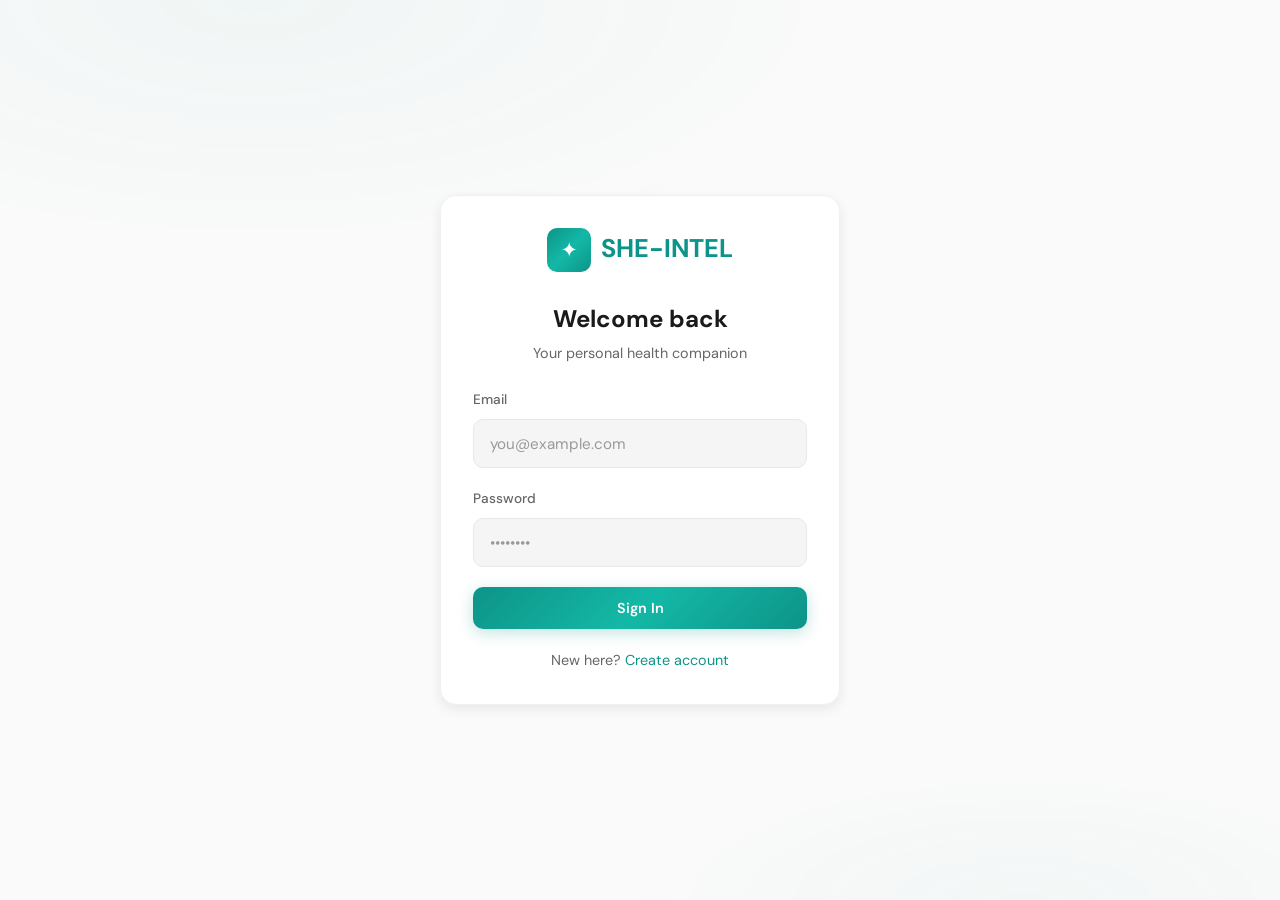
<file: frontend/index.html>
<!DOCTYPE html>
<html lang="en">

<head>
  <meta charset="UTF-8">
  <meta name="viewport" content="width=device-width, initial-scale=1.0">
  <title>SHE-INTEL INDIA</title>
  <link rel="stylesheet" href="styles.css">
  <link href="https://fonts.googleapis.com/css2?family=DM+Sans:wght@400;500;600;700&display=swap" rel="stylesheet">
</head>

<body>
  <div id="app">
    <div id="toast-container" class="toast-container" aria-live="polite"></div>
    <!-- Login Page -->
    <div id="login-page" class="page hidden">
      <div class="auth-container">
        <div class="auth-card">
          <div class="auth-logo">
            <div class="logo-icon">✦</div>
            <span class="logo-text">SHE-INTEL</span>
          </div>
          <h1 class="auth-title">Welcome back</h1>
          <p class="auth-subtitle">Your personal health companion</p>

          <form id="login-form">
            <div class="input-group">
              <label class="input-label">Email</label>
              <input type="email" id="login-email" class="input-field" placeholder="you@example.com" required>
            </div>
            <div class="input-group">
              <label class="input-label">Password</label>
              <input type="password" id="login-password" class="input-field" placeholder="••••••••" required>
            </div>
            <div id="login-error" class="error-msg hidden"></div>
            <button type="submit" class="btn btn-primary" style="width:100%">
              <span class="btn-text">Sign In</span>
            </button>
          </form>

          <p class="auth-footer">New here? <a href="#" onclick="showPage('register')">Create account</a></p>
        </div>
      </div>
    </div>

    <!-- Register Page -->
    <div id="register-page" class="page hidden">
      <div class="auth-container">
        <div class="auth-card">
          <div class="auth-logo">
            <div class="logo-icon">✦</div>
            <span class="logo-text">SHE-INTEL</span>
          </div>
          <h1 class="auth-title">Create account</h1>
          <p class="auth-subtitle">Start your health journey with AI</p>

          <form id="register-form">
            <div class="input-group">
              <label class="input-label">Full Name</label>
              <input type="text" id="reg-name" class="input-field" placeholder="Your name" required>
            </div>
            <div class="input-group">
              <label class="input-label">Email</label>
              <input type="email" id="reg-email" class="input-field" placeholder="you@example.com" required>
            </div>
            <div class="input-group">
              <label class="input-label">Password</label>
              <input type="password" id="reg-password" class="input-field" placeholder="Min 6 characters" required
                minlength="6">
            </div>
            <div class="grid grid-2">
              <div class="input-group">
                <label class="input-label">Age</label>
                <input type="number" id="reg-age" class="input-field" placeholder="18-45" min="18" max="45">
              </div>
              <div class="input-group">
                <label class="input-label">State</label>
                <select id="reg-state" class="input-field select-field">
                  <option value="">Select</option>
                  <option value="Tamil Nadu">Tamil Nadu</option>
                  <option value="Maharashtra">Maharashtra</option>
                  <option value="Delhi">Delhi</option>
                  <option value="Karnataka">Karnataka</option>
                  <option value="Kerala">Kerala</option>
                  <option value="West Bengal">West Bengal</option>
                  <option value="Gujarat">Gujarat</option>
                  <option value="Rajasthan">Rajasthan</option>
                  <option value="Uttar Pradesh">Uttar Pradesh</option>
                  <option value="Madhya Pradesh">Madhya Pradesh</option>
                </select>
              </div>
            </div>
            <div id="register-error" class="error-msg hidden"></div>
            <button type="submit" class="btn btn-primary" style="width:100%">
              <span class="btn-text">Create Account</span>
            </button>
          </form>

          <p class="auth-footer">Already have an account? <a href="#" onclick="showPage('login')">Sign in</a></p>
        </div>
      </div>
    </div>

    <!-- Dashboard Page -->
    <div id="dashboard-page" class="page hidden">
      <nav class="navbar">
        <div class="navbar-brand">
          <div class="logo-icon">✦</div>
          <span>SHE-INTEL</span>
        </div>
        <div class="navbar-links">
          <button onclick="toggleTheme()" class="btn btn-ghost" id="theme-toggle" aria-label="Toggle theme">🌙</button>
          <span id="user-name" class="nav-user"></span>
          <button onclick="logout()" class="btn btn-ghost">Logout</button>
        </div>
      </nav>

      <main class="main-content">
        <div class="page-header">
          <h1 class="page-title">Dashboard</h1>
          <p class="page-subtitle">Your personal health intelligence</p>
        </div>

        <div class="dashboard-grid">
          <aside class="sidebar">
            <ul class="sidebar-menu">
              <li class="sidebar-item active" onclick="setTab('overview')" data-tab="overview" role="button"
                tabindex="0" aria-label="Overview tab">Overview</li>
              <li class="sidebar-item" onclick="setTab('periods')" data-tab="periods" role="button" tabindex="0"
                aria-label="Periods tab">Periods</li>
              <li class="sidebar-item" onclick="setTab('symptoms')" data-tab="symptoms" role="button" tabindex="0"
                aria-label="Symptoms tab">Symptoms</li>
              <li class="sidebar-item" onclick="setTab('analyze')" data-tab="analyze" role="button" tabindex="0"
                aria-label="Analyze tab">Analyze</li>
              <li class="sidebar-item" onclick="setTab('history')" data-tab="history" role="button" tabindex="0"
                aria-label="History tab">History</li>
            </ul>
          </aside>

          <div class="content-area">
            <!-- Overview Tab -->
            <div id="tab-overview" class="tab-content">
              <div class="grid grid-2">
                <div class="card">
                  <h3 class="card-title">Cycle Status</h3>
                  <div id="cycle-skeleton" class="skeleton"
                    style="height: 80px; border-radius: 8px; margin-bottom: 0.5rem;"></div>
                  <div id="cycle-content" class="hidden">
                    <div class="stat-box">
                      <div class="stat-value" id="avg-cycle">--</div>
                      <div class="stat-label">Avg Cycle (days)</div>
                    </div>
                    <div class="next-period-box hidden" id="next-period-box">
                      <small>Next Period</small>
                      <div class="next-date" id="next-date">--</div>
                    </div>
                    <div class="cycle-note" id="cycle-note"></div>
                  </div>
                </div>
                <div class="card">
                  <h3 class="card-title">Recent Symptoms</h3>
                  <div id="symptoms-skeleton" class="skeleton" style="height: 80px; border-radius: 8px;"></div>
                  <div id="symptoms-content" class="hidden">
                    <div class="stat-box">
                      <div class="stat-value" id="symptom-count">0</div>
                      <div class="stat-label">Entries Logged</div>
                    </div>
                  </div>
                </div>
                <div class="card" style="grid-column:span 2">
                  <h3 class="card-title">Cycle Calendar</h3>
                  <div class="calendar-header">
                    <button type="button" class="calendar-nav-btn" onclick="changeCalendarMonth(-1)"
                      aria-label="Previous month">&#8249;</button>
                    <span id="current-month"></span>
                    <button type="button" class="calendar-nav-btn" onclick="changeCalendarMonth(1)"
                      aria-label="Next month">&#8250;</button>
                  </div>
                  <div class="calendar-grid" id="calendar"></div>
                </div>
              </div>
            </div>

            <!-- Periods Tab -->
            <div id="tab-periods" class="tab-content hidden">
              <div class="card">
                <h3 class="card-title">Log Period</h3>
                <form id="period-form">
                  <div class="grid grid-2">
                    <div class="input-group">
                      <label class="input-label">Start Date</label>
                      <input type="date" id="period-start" class="input-field" required>
                    </div>
                    <div class="input-group">
                      <label class="input-label">End Date</label>
                      <input type="date" id="period-end" class="input-field">
                    </div>
                  </div>
                  <div class="input-group">
                    <label class="input-label">Flow Level</label>
                    <select id="period-flow" class="input-field select-field">
                      <option value="">Select</option>
                      <option value="Light">Light</option>
                      <option value="Medium">Medium</option>
                      <option value="Heavy">Heavy</option>
                    </select>
                  </div>
                  <div class="input-group">
                    <label class="input-label">Symptoms (optional)</label>
                    <textarea id="period-symptoms" class="input-field textarea" placeholder="Any symptoms..."
                      maxlength="1000" aria-describedby="period-symptoms-counter"></textarea>
                    <div id="period-symptoms-counter" class="char-counter">0 / 1000</div>
                  </div>
                  <button type="submit" class="btn btn-primary">
                    <span class="btn-text">Log Period</span>
                  </button>
                </form>
              </div>
              <div class="card" style="margin-top:1.5rem">
                <h3 class="card-title">History</h3>
                <div id="period-history"></div>
              </div>
            </div>

            <!-- Symptoms Tab -->
            <div id="tab-symptoms" class="tab-content hidden">
              <div class="grid grid-2">
                <div class="card">
                  <h3 class="card-title">Log Symptoms</h3>
                  <form id="symptom-form">
                    <div class="input-group">
                      <label class="input-label">Entry Date</label>
                      <input id="symptom-date" type="date" class="input-field">
                    </div>
                    <div class="input-group">
                      <label class="input-label">Description</label>
                      <textarea id="symptom-desc" class="input-field textarea" placeholder="Describe how you feel..."
                        required maxlength="2000" aria-describedby="symptom-desc-counter"></textarea>
                      <div id="symptom-desc-counter" class="char-counter">0 / 2000</div>
                    </div>
                    <div class="grid grid-2">
                      <div class="input-group">
                        <label class="input-label">Fatigue: <span id="fatigue-val">5</span></label>
                        <input type="range" id="symptom-fatigue" min="1" max="10" value="5"
                          oninput="document.getElementById('fatigue-val').textContent=this.value">
                      </div>
                      <div class="input-group">
                        <label class="input-label">Sleep: <span id="sleep-val">5</span></label>
                        <input type="range" id="symptom-sleep" min="1" max="10" value="5"
                          oninput="document.getElementById('sleep-val').textContent=this.value">
                      </div>
                    </div>
                    <div class="input-group">
                      <label class="input-label">Mood</label>
                      <select id="symptom-mood" class="input-field select-field">
                        <option value="">Select</option>
                        <option value="happy">Happy</option>
                        <option value="sad">Sad</option>
                        <option value="anxious">Anxious</option>
                        <option value="calm">Calm</option>
                        <option value="irritable">Irritable</option>
                      </select>
                    </div>
                    <button type="submit" class="btn btn-primary" style="width:100%">
                      <span class="btn-text">Log Symptoms</span>
                    </button>
                  </form>
                </div>
                <div class="card">
                  <h3 class="card-title">Recent Entries</h3>
                  <div id="symptom-history"></div>
                </div>
              </div>
            </div>

            <!-- Analyze Tab -->
            <div id="tab-analyze" class="tab-content hidden">
              <div class="grid grid-2">
                <div class="card">
                  <h3 class="card-title">Health Analysis</h3>
                  <p class="input-label">Use your logged symptom entries for AI insights</p>
                  <form id="analyze-form">
                    <div class="input-group">
                      <label class="input-label">Symptom Entry</label>
                      <select id="analyze-symptom-entry" class="input-field select-field">
                        <option value="latest">Latest entry</option>
                      </select>
                    </div>
                    <div class="input-group">
                      <label class="input-label">Or Analyze by Date (optional)</label>
                      <input id="analyze-date" type="date" class="input-field">
                    </div>
                    <button type="submit" class="btn btn-primary" style="width:100%">
                      <span class="btn-text">Analyze</span>
                    </button>
                  </form>
                </div>
                <div class="card">
                  <h3 class="card-title">Results</h3>
                  <div id="analysis-result">
                    <div class="empty-state">
                      <div class="empty-icon">◇</div>
                      <p>Enter your symptoms and click Analyze</p>
                    </div>
                  </div>
                </div>
              </div>
            </div>

            <!-- History Tab -->
            <div id="tab-history" class="tab-content hidden">
              <div class="card">
                <h3 class="card-title">Analysis History</h3>
                <div id="history-list"></div>
              </div>
            </div>
          </div>
        </div>
      </main>
    </div>
  </div>

  <script src="app.js"></script>
</body>

</html>
</file>
<file: frontend/styles.css>
:root {
  --bg: #fafafa;
  --surface: #ffffff;
  --surface-light: #f5f5f5;
  --surface-elevated: #ffffff;
  --border: #e8e8e8;
  --border-light: #f0f0f0;
  --primary: #0d9488;
  --primary-light: #14b8a6;
  --primary-dark: #0f766e;
  --primary-glow: 0 0 20px rgba(13, 148, 136, 0.15);
  --text: #1a1a1a;
  --text-secondary: #666666;
  --text-muted: #999999;
  --success: #22c55e;
  --warning: #f59e0b;
  --error: #ef4444;
  --shadow-sm: 0 1px 2px rgba(0, 0, 0, 0.05);
  --shadow-md: 0 4px 12px rgba(0, 0, 0, 0.08);
  --shadow-lg: 0 8px 24px rgba(0, 0, 0, 0.12);
  --radius-sm: 6px;
  --radius-md: 10px;
  --radius-lg: 16px;
  --transition: all 0.3s cubic-bezier(0.4, 0, 0.2, 1);
}

[data-theme="dark"] {
  --bg: #0a0a0f;
  --surface: #12121a;
  --surface-light: #1a1a25;
  --surface-elevated: #1e1e2a;
  --border: #2a2a3a;
  --border-light: #1f1f2e;
  --primary: #14b8a6;
  --primary-light: #2dd4bf;
  --primary-dark: #0d9488;
  --primary-glow: 0 0 20px rgba(20, 184, 166, 0.25);
  --text: #f0f0f5;
  --text-secondary: #a0a0b0;
  --text-muted: #606070;
  --success: #22c55e;
  --warning: #f59e0b;
  --error: #ef4444;
  --shadow-sm: 0 1px 3px rgba(0, 0, 0, 0.3);
  --shadow-md: 0 4px 15px rgba(0, 0, 0, 0.4);
  --shadow-lg: 0 8px 30px rgba(0, 0, 0, 0.5);
}

* {
  margin: 0;
  padding: 0;
  box-sizing: border-box;
}

body {
  font-family: 'DM Sans', system-ui, -apple-system, sans-serif;
  background: var(--bg);
  color: var(--text);
  min-height: 100vh;
  line-height: 1.6;
  transition: background-color 0.3s, color 0.3s;
}

body::before {
  content: '';
  position: fixed;
  inset: 0;
  background:
    radial-gradient(ellipse 100% 60% at 20% 0%, rgba(13, 148, 136, 0.04) 0%, transparent 50%),
    radial-gradient(ellipse 80% 40% at 80% 100%, rgba(13, 148, 136, 0.03) 0%, transparent 40%);
  pointer-events: none;
  z-index: -1;
}

[data-theme="dark"] body::before {
  background:
    radial-gradient(ellipse 100% 60% at 20% 0%, rgba(20, 184, 166, 0.08) 0%, transparent 50%),
    radial-gradient(ellipse 80% 40% at 80% 100%, rgba(20, 184, 166, 0.05) 0%, transparent 40%);
}

.hidden {
  display: none !important;
}

.page {
  min-height: 100vh;
}

.grid {
  display: grid;
  gap: 1.25rem;
}

.grid-2 {
  grid-template-columns: repeat(2, 1fr);
}

/* Auth Pages */
.auth-container {
  min-height: 100vh;
  display: flex;
  align-items: center;
  justify-content: center;
  padding: 1.5rem;
}

.auth-card {
  width: 100%;
  max-width: 400px;
  background: var(--surface);
  border: 1px solid var(--border-light);
  border-radius: var(--radius-lg);
  padding: 2rem;
  box-shadow: var(--shadow-md);
}

.auth-logo {
  display: flex;
  align-items: center;
  justify-content: center;
  gap: 0.6rem;
  margin-bottom: 1.75rem;
}

.logo-icon {
  width: 44px;
  height: 44px;
  background: linear-gradient(135deg, #0d9488 0%, #14b8a6 50%, #0d9488 100%);
  border-radius: var(--radius-md);
  display: flex;
  align-items: center;
  justify-content: center;
  font-size: 1.3rem;
  color: #fff;
  flex-shrink: 0;
}

.navbar-brand .logo-icon {
  width: 32px;
  height: 32px;
  font-size: 1rem;
  color: #fff !important;
  display: inline-flex !important;
  background: linear-gradient(135deg, #0d9488 0%, #14b8a6 100%);
  border-radius: 8px;
}

.logo-text {
  font-size: 1.6rem;
  font-weight: 700;
  color: var(--primary);
}

.auth-title {
  text-align: center;
  font-size: 1.5rem;
  font-weight: 700;
  margin-bottom: 0.25rem;
}

.auth-subtitle {
  text-align: center;
  color: var(--text-secondary);
  font-size: 0.9rem;
  margin-bottom: 1.5rem;
}

.auth-footer {
  text-align: center;
  margin-top: 1.25rem;
  color: var(--text-secondary);
  font-size: 0.9rem;
}

.auth-footer a {
  color: var(--primary);
  text-decoration: none;
}

.auth-footer a:hover {
  text-decoration: underline;
}

/* Form Elements */
.input-group {
  margin-bottom: 1.25rem;
}

.input-label {
  display: block;
  font-size: 0.85rem;
  font-weight: 500;
  color: var(--text-secondary);
  margin-bottom: 0.5rem;
}

.input-field {
  width: 100%;
  padding: 0.85rem 1rem;
  background: var(--surface-light);
  border: 1.5px solid var(--border);
  border-radius: var(--radius-md);
  color: var(--text);
  font-size: 0.95rem;
  font-family: inherit;
  transition: all 0.25s ease;
}

.input-field:focus {
  outline: none;
  border-color: var(--primary);
  box-shadow: 0 0 0 4px rgba(13, 148, 136, 0.1);
  background: var(--surface);
}

.input-field::placeholder {
  color: var(--text-muted);
}

.textarea {
  min-height: 100px;
  resize: vertical;
}

.select-field {
  appearance: none;
  background-image: url("data:image/svg+xml,%3Csvg xmlns='http://www.w3.org/2000/svg' width='18' height='18' viewBox='0 0 24 24' fill='none' stroke='%239898a8' stroke-width='2'%3E%3Cpath d='M6 9l6 6 6-6'/%3E%3C/svg%3E");
  background-repeat: no-repeat;
  background-position: right 0.75rem center;
  padding-right: 2.25rem;
}

.error-msg {
  color: var(--error);
  font-size: 0.85rem;
  margin-bottom: 0.75rem;
  text-align: center;
  padding: 0.5rem;
  background: rgba(255, 23, 68, 0.1);
  border-radius: 6px;
}

/* Buttons */
.btn {
  padding: 0.75rem 1.25rem;
  border: none;
  border-radius: 10px;
  font-weight: 600;
  font-size: 0.9rem;
  cursor: pointer;
  transition: all 0.25s cubic-bezier(0.4, 0, 0.2, 1);
  font-family: inherit;
}

.btn-primary {
  background: linear-gradient(135deg, #0d9488 0%, #14b8a6 50%, #0d9488 100%);
  color: #fff;
  box-shadow: 0 4px 15px rgba(13, 148, 136, 0.25);
  border: none;
}

.btn-primary:hover {
  transform: translateY(-2px);
  box-shadow: 0 6px 25px rgba(13, 148, 136, 0.35);
}

.btn-primary:active {
  transform: translateY(0);
}

.btn-primary:disabled {
  opacity: 0.6;
  cursor: not-allowed;
  transform: none;
  box-shadow: none;
}

.btn-secondary {
  background: var(--surface-light);
  color: var(--text);
  border: 1px solid var(--border);
}

.btn-secondary:hover {
  border-color: var(--primary);
}

.btn-ghost {
  background: transparent;
  color: var(--text-secondary);
}

.btn-ghost:hover {
  color: var(--text);
}

/* Navbar */
.navbar {
  display: flex;
  justify-content: space-between;
  align-items: center;
  padding: 1rem 1.75rem;
  background: var(--surface);
  backdrop-filter: blur(12px);
  border-bottom: 1px solid var(--border);
  position: sticky;
  top: 0;
  z-index: 100;
}

.navbar-brand {
  display: flex;
  align-items: center;
  gap: 0.5rem;
  font-size: 1.35rem;
  font-weight: 700;
  color: var(--primary);
}

.navbar-links {
  display: flex;
  align-items: center;
  gap: 1rem;
}

.nav-user {
  color: var(--text-secondary);
  font-size: 0.9rem;
}

/* Main Content */
.main-content {
  padding: 2rem;
  max-width: 1300px;
  margin: 0 auto;
}

.page-header {
  margin-bottom: 2rem;
}

.page-title {
  font-size: 1.75rem;
  font-weight: 700;
  color: var(--text);
  margin-bottom: 0.25rem;
}

.page-subtitle {
  color: var(--text-secondary);
  font-size: 1rem;
}

/* Dashboard Layout */
.dashboard-grid {
  display: grid;
  grid-template-columns: 160px 1fr;
  gap: 1.5rem;
}

/* Sidebar */
.sidebar {
  background: var(--surface);
  border: 1px solid var(--border-light);
  border-radius: var(--radius-lg);
  padding: 1rem;
  height: fit-content;
  position: sticky;
  top: 90px;
}

.sidebar-menu {
  list-style: none;
}

.sidebar-item {
  padding: 0.75rem 1rem;
  border-radius: var(--radius-md);
  cursor: pointer;
  transition: all 0.25s ease;
  display: flex;
  align-items: center;
  justify-content: center;
  color: var(--text-secondary);
  font-size: 0.85rem;
  font-weight: 500;
  text-align: center;
}

.sidebar-item:hover {
  background: var(--surface-light);
  color: var(--text);
  transform: translateX(2px);
}

.sidebar-item.active {
  background: linear-gradient(135deg, #0d9488 0%, #14b8a6 100%);
  color: #fff;
  font-weight: 600;
  box-shadow: 0 2px 8px rgba(13, 148, 136, 0.3);
}

/* Cards */
.card {
  background: var(--surface);
  border: 1px solid var(--border-light);
  border-radius: var(--radius-lg);
  padding: 1.5rem;
  transition: all 0.3s ease;
}

.card:hover {
  box-shadow: var(--shadow-md);
  transform: translateY(-3px);
  border-color: var(--primary);
}

.card-title {
  font-size: 1.1rem;
  font-weight: 600;
  margin-bottom: 1.25rem;
  color: var(--text);
}

/* Stats */
.stat-box {
  text-align: center;
  padding: 1rem 0;
}

.stat-value {
  font-size: 2.5rem;
  font-weight: 700;
  color: var(--primary);
}

.stat-label {
  font-size: 0.8rem;
  color: var(--text-secondary);
  margin-top: 0.25rem;
}
}

.next-period-box {
  margin-top: 1rem;
  padding: 0.75rem;
  background: rgba(13, 148, 136, 0.1);
  border-radius: var(--radius-md);
  text-align: center;
}

.next-period-box small {
  color: var(--text-secondary);
  font-size: 0.8rem;
}

.next-date {
  font-weight: 600;
  color: var(--primary);
  font-size: 1rem;
}

.cycle-note {
  margin-top: 0.75rem;
  font-size: 0.8rem;
  color: var(--text-secondary);
  line-height: 1.35;
}

/* Calendar */
.calendar-header {
  display: flex;
  align-items: center;
  justify-content: center;
  gap: 0.75rem;
  text-align: center;
  font-weight: 600;
  font-size: 1rem;
  margin-bottom: 1rem;
  color: var(--text);
}

.calendar-nav-btn {
  width: 2rem;
  height: 2rem;
  border-radius: 999px;
  border: 1px solid var(--border-light);
  background: var(--surface-light);
  color: var(--text);
  cursor: pointer;
  font-size: 1.2rem;
  line-height: 1;
  transition: all 0.2s ease;
}

.calendar-nav-btn:hover {
  background: var(--primary);
  border-color: var(--primary);
  color: #fff;
}

.calendar-grid {
  display: grid;
  grid-template-columns: repeat(7, 1fr);
  gap: 6px;
  text-align: center;
}

.calendar-day-header {
  font-size: 0.7rem;
  font-weight: 600;
  color: var(--text-muted);
  padding: 0.5rem;
  text-transform: uppercase;
  letter-spacing: 0.5px;
}

.calendar-day {
  aspect-ratio: 1;
  display: flex;
  align-items: center;
  justify-content: center;
  border-radius: var(--radius-sm);
  font-size: 0.85rem;
  cursor: pointer;
  transition: all 0.2s ease;
  background: var(--surface-light);
  color: var(--text);
}

.calendar-day:hover:not(.empty):not(.other-month) {
  background: var(--primary);
  color: #fff;
  transform: scale(1.1);
}

.calendar-day.period {
  background: var(--primary);
  color: #fff;
  font-weight: 600;
}

.calendar-day.today {
  border: 2px solid var(--primary);
}

.calendar-day.empty {
  cursor: default;
}

.calendar-day.other-month {
  color: var(--text-muted);
  opacity: 0.55;
  cursor: default;
}

/* History List */
.history-item {
  padding: 1rem;
  border-bottom: 1px solid var(--border-light);
  transition: all 0.2s ease;
}

.history-item:hover {
  background: var(--surface-light);
}

.history-item:last-child {
  border-bottom: none;
}

.history-item-header {
  display: flex;
  justify-content: space-between;
  align-items: center;
  margin-bottom: 0.5rem;
}

.history-risk {
  text-transform: capitalize;
  font-weight: 600;
  font-size: 1rem;
}

.history-score {
  font-size: 0.75rem;
  padding: 0.25rem 0.6rem;
  background: rgba(13, 148, 136, 0.1);
  border-radius: 20px;
  color: var(--primary);
  font-weight: 500;
}

.history-note {
  font-size: 0.9rem;
  color: var(--text-secondary);
  line-height: 1.5;
}

.history-date {
  font-size: 0.8rem;
  color: var(--text-muted);
  margin-top: 0.25rem;
}

.period-actions {
  margin-top: 0.65rem;
  display: flex;
  gap: 0.5rem;
}

.period-action-btn {
  padding: 0.35rem 0.8rem;
  font-size: 0.75rem;
}

/* Analysis Results */
.result-card {
  text-align: center;
  padding: 1rem;
}

.risk-gauge {
  position: relative;
  width: 160px;
  height: 160px;
  margin: 0 auto 1rem;
}

.ring {
  fill: none;
  stroke-width: 10;
}

.ring-bg {
  stroke: var(--surface-light);
}

.ring-progress {
  stroke-linecap: round;
  transform: rotate(-90deg);
  transform-origin: center;
  transition: stroke-dashoffset 1s ease;
}

.risk-high {
  stroke: var(--error);
}

.risk-medium {
  stroke: var(--warning);
}

.risk-low {
  stroke: var(--success);
}

.ring-text {
  position: absolute;
  top: 50%;
  left: 50%;
  transform: translate(-50%, -50%);
  width: 106px;
  display: flex;
  flex-direction: column;
  align-items: center;
  justify-content: center;
  gap: 0.1rem;
  text-align: center;
}

.ring-value {
  font-size: 1.6rem;
  font-weight: 700;
  line-height: 1;
}

.ring-label {
  font-size: 0.52rem;
  color: var(--text-secondary);
  text-transform: uppercase;
  letter-spacing: 0.8px;
  line-height: 1.1;
}

.ring-subtext {
  font-size: 0.62rem;
  color: var(--text-secondary);
  line-height: 1.15;
  max-width: 92px;
  white-space: normal;
}

.risk-type {
  font-size: 1.25rem;
  font-weight: 700;
  text-transform: capitalize;
  margin-bottom: 1rem;
}

.context-section {
  background: rgba(212, 175, 55, 0.08);
  border: 1px solid rgba(212, 175, 55, 0.2);
  border-radius: 10px;
  padding: 0.85rem;
  margin-top: 0.85rem;
  text-align: left;
}

.context-title {
  font-size: 0.85rem;
  font-weight: 600;
  margin-bottom: 0.5rem;
  display: flex;
  align-items: center;
  gap: 0.35rem;
}

.context-text {
  font-size: 0.85rem;
  color: var(--text-secondary);
}

.report-block {
  line-height: 1.5;
  white-space: normal;
}

.tag {
  display: inline-block;
  padding: 0.2rem 0.6rem;
  background: rgba(212, 175, 55, 0.15);
  border-radius: 20px;
  font-size: 0.7rem;
  margin: 0.15rem;
}

.tag-success {
  background: rgba(0, 200, 83, 0.15);
}

.disclaimer {
  background: rgba(255, 145, 0, 0.1);
  border: 1px solid rgba(255, 145, 0, 0.25);
  border-radius: 8px;
  padding: 0.75rem;
  margin-top: 1rem;
  font-size: 0.75rem;
  color: var(--warning);
}

/* Empty State */
.empty-state {
  text-align: center;
  padding: 3rem 1.5rem;
  color: var(--text-secondary);
  background: var(--surface-light);
  border-radius: var(--radius-lg);
}

.empty-icon {
  font-size: 3rem;
  margin-bottom: 1rem;
  opacity: 0.4;
  display: block;
}

.empty-state p {
  font-size: 0.95rem;
  line-height: 1.6;
}

/* Loading */
.loader {
  width: 32px;
  height: 32px;
  border: 3px solid var(--surface-light);
  border-top-color: var(--primary);
  border-radius: 50%;
  animation: spin 0.8s linear infinite;
  margin: 0 auto;
}

@keyframes spin {
  to {
    transform: rotate(360deg);
  }
}

/* Range Input */
input[type="range"] {
  width: 100%;
  height: 6px;
  background: var(--surface-light);
  border-radius: 3px;
  appearance: none;
  cursor: pointer;
}

input[type="range"]::-webkit-slider-thumb {
  appearance: none;
  width: 18px;
  height: 18px;
  background: linear-gradient(135deg, #0d9488 0%, #14b8a6 100%);
  border-radius: 50%;
  cursor: pointer;
}

/* Page Transitions */
.page {
  opacity: 0;
  transform: translateY(8px);
  transition: opacity 0.3s ease, transform 0.3s ease;
}

.page.visible {
  opacity: 1;
  transform: translateY(0);
}

.page.hidden {
  display: none;
}

/* Staggered animations */
@keyframes fadeInUp {
  from {
    opacity: 0;
    transform: translateY(12px);
  }

  to {
    opacity: 1;
    transform: translateY(0);
  }
}

.card {
  animation: fadeInUp 0.4s ease forwards;
}

.card:nth-child(1) {
  animation-delay: 0.05s;
}

.card:nth-child(2) {
  animation-delay: 0.1s;
}

.card:nth-child(3) {
  animation-delay: 0.15s;
}

.card:nth-child(4) {
  animation-delay: 0.2s;
}

/* Toast notifications */
.toast-container {
  position: fixed;
  top: 1rem;
  right: 1rem;
  z-index: 1000;
  display: flex;
  flex-direction: column;
  gap: 0.5rem;
}

.toast {
  padding: 0.85rem 1.25rem;
  border-radius: var(--radius-md);
  background: var(--surface);
  box-shadow: var(--shadow-lg);
  display: flex;
  align-items: center;
  gap: 0.75rem;
  animation: slideIn 0.3s ease;
  max-width: 320px;
}

.toast-success {
  border-left: 3px solid var(--success);
}

.toast-error {
  border-left: 3px solid var(--error);
}

.toast-warning {
  border-left: 3px solid var(--warning);
}

@keyframes slideIn {
  from {
    opacity: 0;
    transform: translateX(100%);
  }

  to {
    opacity: 1;
    transform: translateX(0);
  }
}

/* Loading overlay */
.loading-overlay {
  position: absolute;
  inset: 0;
  background: rgba(255, 255, 255, 0.9);
  display: flex;
  align-items: center;
  justify-content: center;
  border-radius: inherit;
  z-index: 10;
}

/* Skeleton loader */
.skeleton {
  background: linear-gradient(90deg, var(--surface-light) 25%, var(--surface) 50%, var(--surface-light) 75%);
  background-size: 200% 100%;
  animation: shimmer 1.5s infinite;
  border-radius: var(--radius-sm);
}

@keyframes shimmer {
  0% {
    background-position: 200% 0;
  }

  100% {
    background-position: -200% 0;
  }
}

/* Focus states for accessibility */
*:focus-visible {
  outline: 2px solid var(--primary);
  outline-offset: 2px;
}

/* Button spinner */
.btn-spinner {
  width: 16px;
  height: 16px;
  border: 2px solid transparent;
  border-top-color: currentColor;
  border-radius: 50%;
  animation: spin 0.6s linear infinite;
  display: inline-block;
}

@keyframes spin {
  to {
    transform: rotate(360deg);
  }
}

/* Improved form inputs */
.input-field:focus {
  border-color: var(--primary);
  box-shadow: 0 0 0 3px rgba(13, 148, 136, 0.1);
}

/* Inline validation */
.input-error {
  border-color: var(--error) !important;
}

.error-text {
  color: var(--error);
  font-size: 0.75rem;
  margin-top: 0.25rem;
  display: none;
}

.input-group.has-error .error-text {
  display: block;
}

/* Character counter */
.char-counter {
  text-align: right;
  font-size: 0.7rem;
  color: var(--text-muted);
  margin-top: 0.25rem;
}

.char-counter.warning {
  color: var(--warning);
}

.char-counter.error {
  color: var(--error);
}

/* Responsive */
@media (max-width: 900px) {
  .dashboard-grid {
    grid-template-columns: 1fr;
  }

  .sidebar {
    position: fixed;
    bottom: 0;
    left: 0;
    right: 0;
    border-radius: 0;
    border-top: 1px solid var(--border-light);
    padding: 0.75rem;
    z-index: 100;
    display: flex;
    justify-content: space-around;
    background: var(--surface);
    box-shadow: 0 -4px 20px rgba(0, 0, 0, 0.1);
  }

  .sidebar-menu {
    display: flex;
    width: 100%;
    justify-content: space-around;
  }

  .sidebar-item {
    padding: 0.6rem 0.8rem;
    font-size: 0.7rem;
    font-weight: 500;
  }

  .main-content {
    padding: 1.25rem;
    padding-bottom: 90px;
  }

  .grid-2 {
    grid-template-columns: 1fr;
  }

  .auth-card {
    padding: 1.5rem;
  }

  .navbar {
    padding: 0.85rem 1rem;
  }

  .card {
    padding: 1.25rem;
  }

  .page-title {
    font-size: 1.5rem;
  }

  .btn {
    min-height: 48px;
    font-size: 0.95rem;
  }
}

.page-title {
  font-size: 1.5rem;
}
}

@media (max-width: 480px) {
  .risk-gauge {
    width: 148px;
    height: 148px;
  }

  .ring-text {
    width: 98px;
  }

  .ring-value {
    font-size: 1.45rem;
  }

  .ring-subtext {
    font-size: 0.58rem;
  }

  .input-field {
    padding: 0.7rem 0.8rem;
    font-size: 0.85rem;
  }

  .btn {
    padding: 0.65rem 1rem;
    min-height: 44px;
  }

  .card {
    padding: 1rem;
  }

  .calendar-day {
    font-size: 0.7rem;
  }

  .stat-value {
    font-size: 1.5rem;
  }

  .toast {
    max-width: 280px;
    font-size: 0.85rem;
  }
}

/* Touch-friendly improvements */
@media (hover: none) {
  .btn:hover {
    transform: none;
  }

  .card:hover {
    transform: none;
  }

  .sidebar-item:active {
    transform: scale(0.95);
  }
}
</file>
